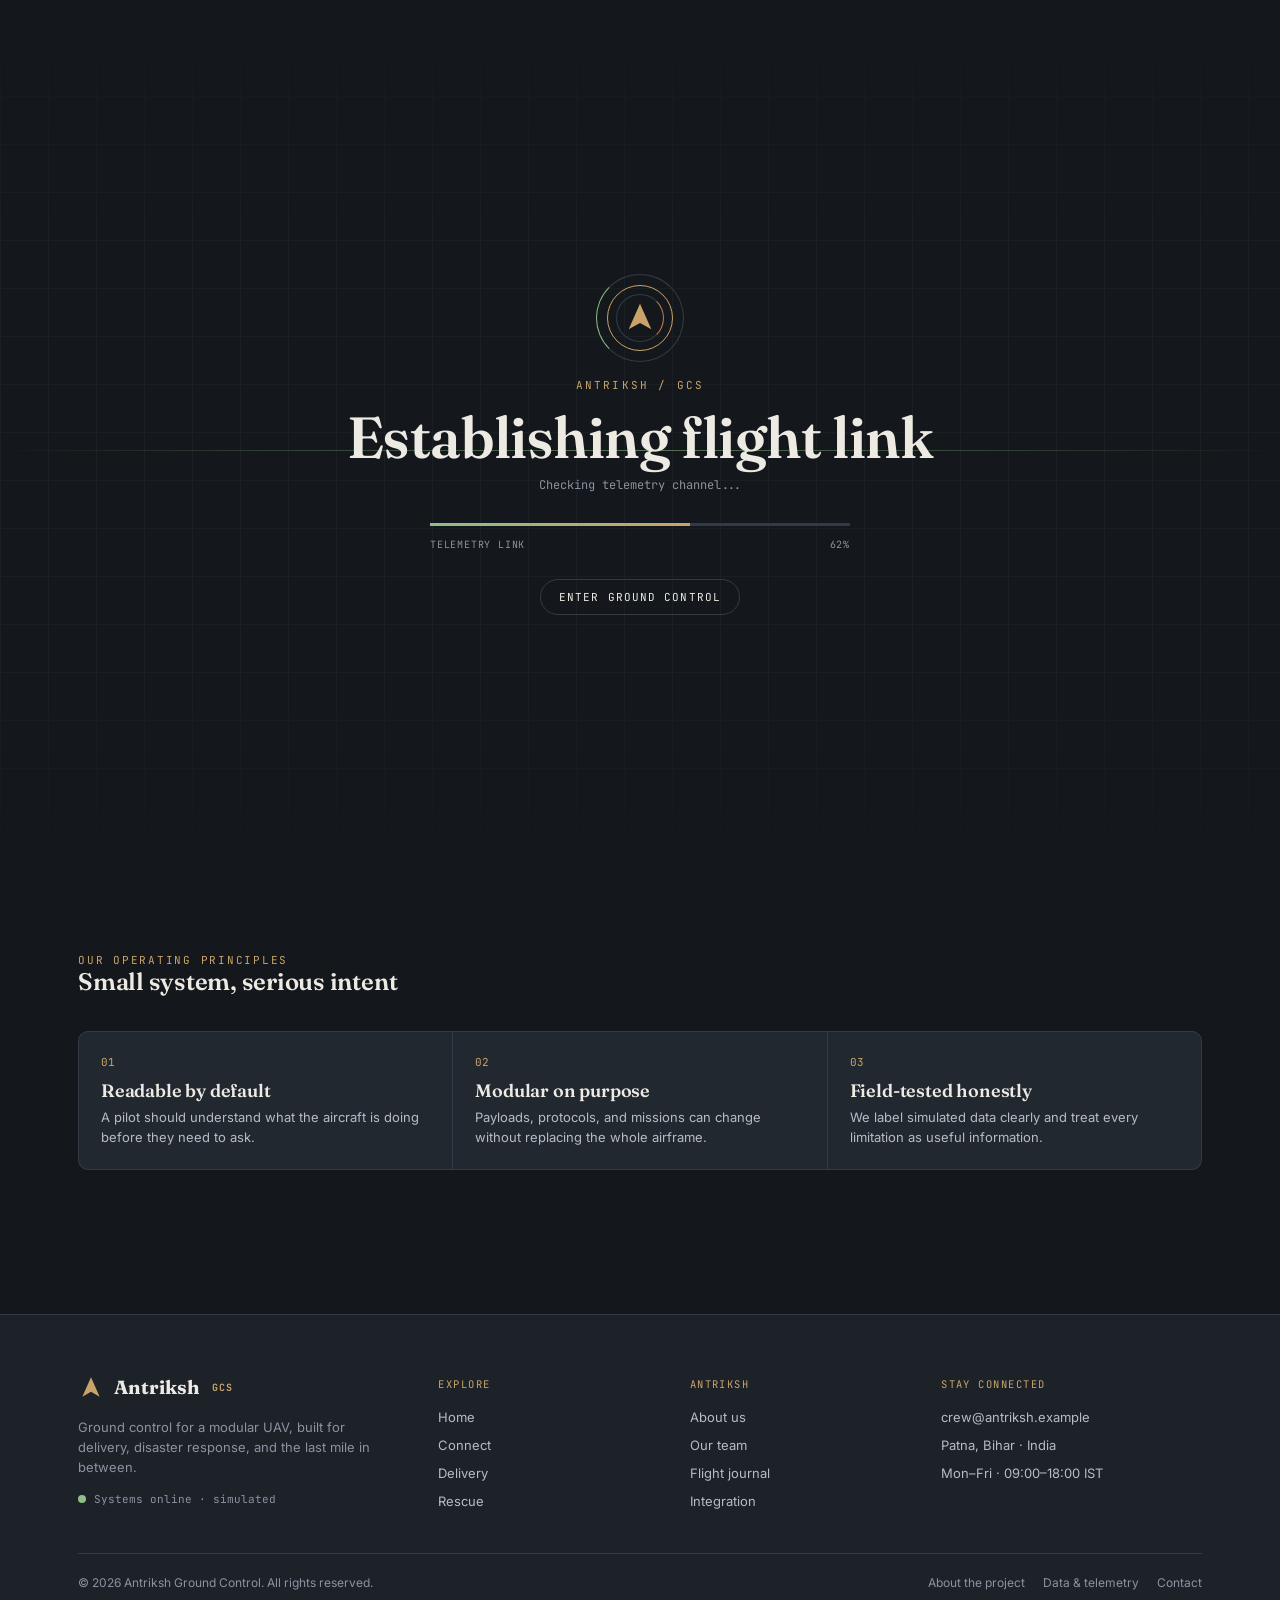
<file: about.html>
<!DOCTYPE html>
<html lang="en">
<head>
<meta charset="UTF-8">
<meta name="viewport" content="width=device-width, initial-scale=1.0">
<title>About — Antriksh</title>
<link rel="preconnect" href="https://fonts.googleapis.com">
<link href="https://fonts.googleapis.com/css2?family=Fraunces:opsz,wght@9..144,500;9..144,600;9..144,700&family=Inter:wght@400;500;600;700&family=JetBrains+Mono:wght@400;500&display=swap" rel="stylesheet">
<link rel="stylesheet" href="css/style.css">
<style>
  .about-hero{padding:76px 0 60px;display:grid;grid-template-columns:1.1fr .9fr;gap:60px;align-items:end}.about-hero h1{font-size:clamp(42px,6vw,72px);max-width:680px;margin:10px 0 18px}.about-hero p{font-size:17px;max-width:570px}.signal-panel{border-top:1px solid var(--brass);padding-top:16px}.signal-panel strong{display:block;color:var(--paper);font-family:var(--font-mono);font-size:12px;letter-spacing:.08em}.signal-panel p{font-size:13px;margin:8px 0 0;color:var(--slate)}
  .about-grid{display:grid;grid-template-columns:1fr 1fr;gap:22px}.about-panel{background:var(--panel);border:1px solid var(--panel-line);border-radius:var(--radius);padding:28px}.about-panel h2{font-size:28px;margin:10px 0 12px}.about-panel p{font-size:14px}.principles{display:grid;grid-template-columns:repeat(3,1fr);gap:1px;background:var(--panel-line);border:1px solid var(--panel-line);border-radius:var(--radius);overflow:hidden}.principle{background:var(--panel);padding:22px}.principle .num{font-family:var(--font-mono);color:var(--brass);font-size:11px}.principle h3{font-size:18px;margin:10px 0 7px}.principle p{font-size:13px;margin:0}.timeline{border-left:1px solid var(--panel-line);margin:8px 0 0 8px;padding-left:24px}.timeline-item{position:relative;margin-bottom:26px}.timeline-item:before{content:"";position:absolute;width:9px;height:9px;background:var(--moss-bright);border:3px solid var(--ink);border-radius:50%;left:-30px;top:6px}.timeline-item strong{display:block;font-family:var(--font-mono);color:var(--brass);font-size:11px}.timeline-item h3{font-size:18px;margin:5px 0}.timeline-item p{font-size:13px;margin:0}@media(max-width:850px){.about-hero,.about-grid{grid-template-columns:1fr}.principles{grid-template-columns:1fr}}
</style>
</head>
<body>
<nav class="topnav"><div class="wrap"><a class="brand" href="index.html"><svg class="brand-mark" viewBox="0 0 24 24" fill="none"><path d="M12 2 L20 20 L12 15.5 L4 20 Z" fill="#c9a36a"/></svg> Antriksh <span class="brand-sub">GCS</span></a><button class="navtoggle" aria-label="Menu">☰</button><div class="navlinks"><a href="index.html">Home</a><a href="connect.html">Connect</a><a href="delivery.html">Delivery</a><a href="rescue.html">Rescue</a><a href="integrate.html">Integration</a><a href="team.html">Team</a><a href="about.html" class="active">About</a><a href="blog.html">Blog</a></div></div></nav>
<main class="page-body">
<header class="wrap about-hero"><div><div class="eyebrow"><span class="dot live"></span> About Antriksh</div><h1>Useful flight, built close to the ground.</h1><p>Antriksh is a ground-control system for a modular UAV. We are making the distance between a good idea and a dependable mission smaller, one tested flight at a time.</p></div><div class="signal-panel"><strong>FIELD NOTE / 01</strong><p>The best airframe is the one a small team can understand, repair, and trust when conditions stop being ideal.</p></div></header>
<section class="section" style="padding-top:0"><div class="wrap"><div class="about-grid"><div class="about-panel"><div class="eyebrow">Why we started</div><h2>One aircraft. More ways to help.</h2><p>In delivery and disaster response, the last mile is often the hardest one. Roads disappear, information arrives late, and specialized hardware is expensive to keep ready. We are designing a modular platform that can carry a parcel today, share a location tomorrow, and keep improving between missions.</p><p style="margin-bottom:0">The console keeps the operator in the loop while giving autonomous systems room to grow. That balance is deliberate: useful now, more capable later.</p></div><div class="about-panel"><div class="eyebrow">How we work</div><h2>Build. Fly. Listen. Repair.</h2><div class="timeline"><div class="timeline-item"><strong>01 / PROTOTYPE</strong><h3>Start with the real constraint</h3><p>Every feature begins with a field problem, not a specification sheet.</p></div><div class="timeline-item"><strong>02 / TEST</strong><h3>Make the signal visible</h3><p>Telemetry, routes, battery, and failure states stay readable to the operator.</p></div><div class="timeline-item" style="margin-bottom:0"><strong>03 / RETURN</strong><h3>Bring the lesson home</h3><p>Each mission feeds the next revision of the hardware and the software.</p></div></div></div></div></div></section>
<section class="section" style="padding-top:0"><div class="wrap"><div class="section-head"><div class="eyebrow">Our operating principles</div><h2>Small system, serious intent</h2></div><div class="principles"><div class="principle"><div class="num">01</div><h3>Readable by default</h3><p>A pilot should understand what the aircraft is doing before they need to ask.</p></div><div class="principle"><div class="num">02</div><h3>Modular on purpose</h3><p>Payloads, protocols, and missions can change without replacing the whole airframe.</p></div><div class="principle"><div class="num">03</div><h3>Field-tested honestly</h3><p>We label simulated data clearly and treat every limitation as useful information.</p></div></div></div></section>
</main><footer><div class="wrap"><p>Antriksh Ground Control — built for a modular UAV, delivery and disaster response on one airframe.</p><p class="mono">Status: building in public</p></div></footer><script src="js/ui.js"></script>
</body></html>
</file>
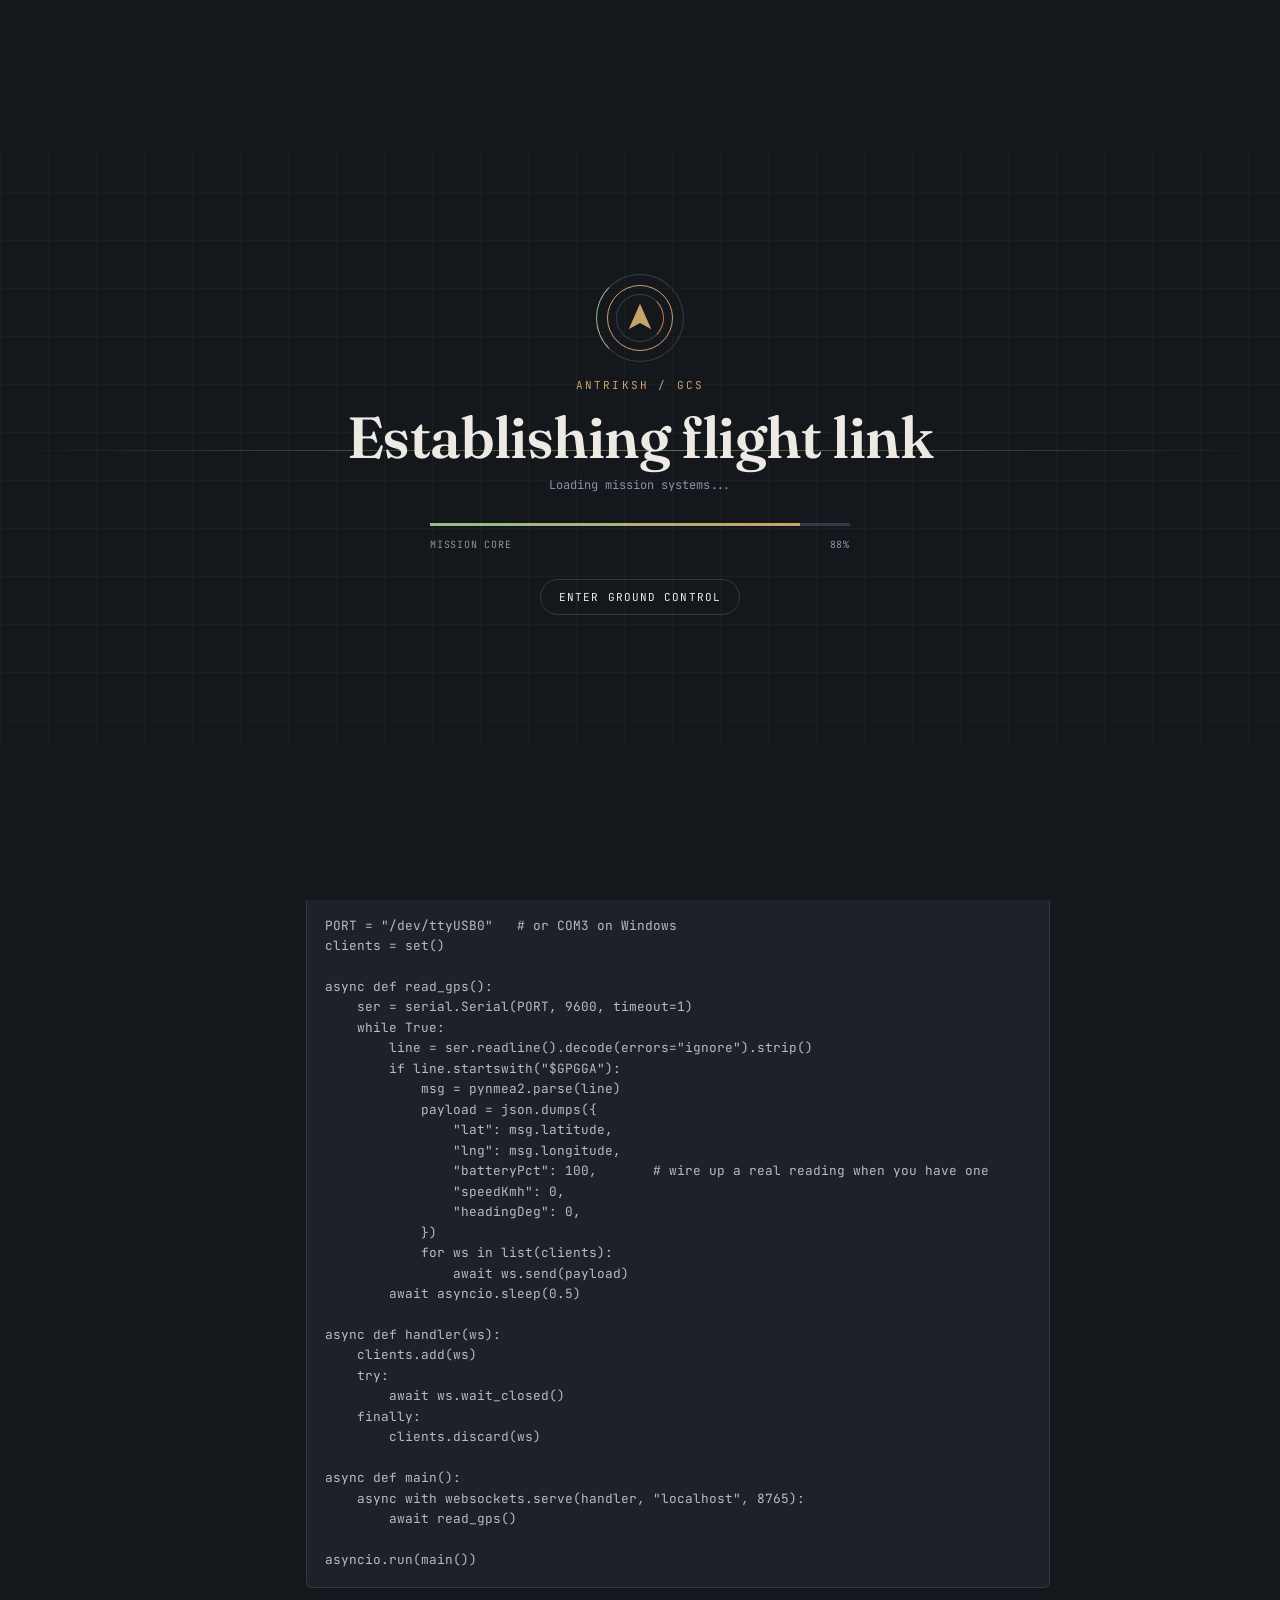
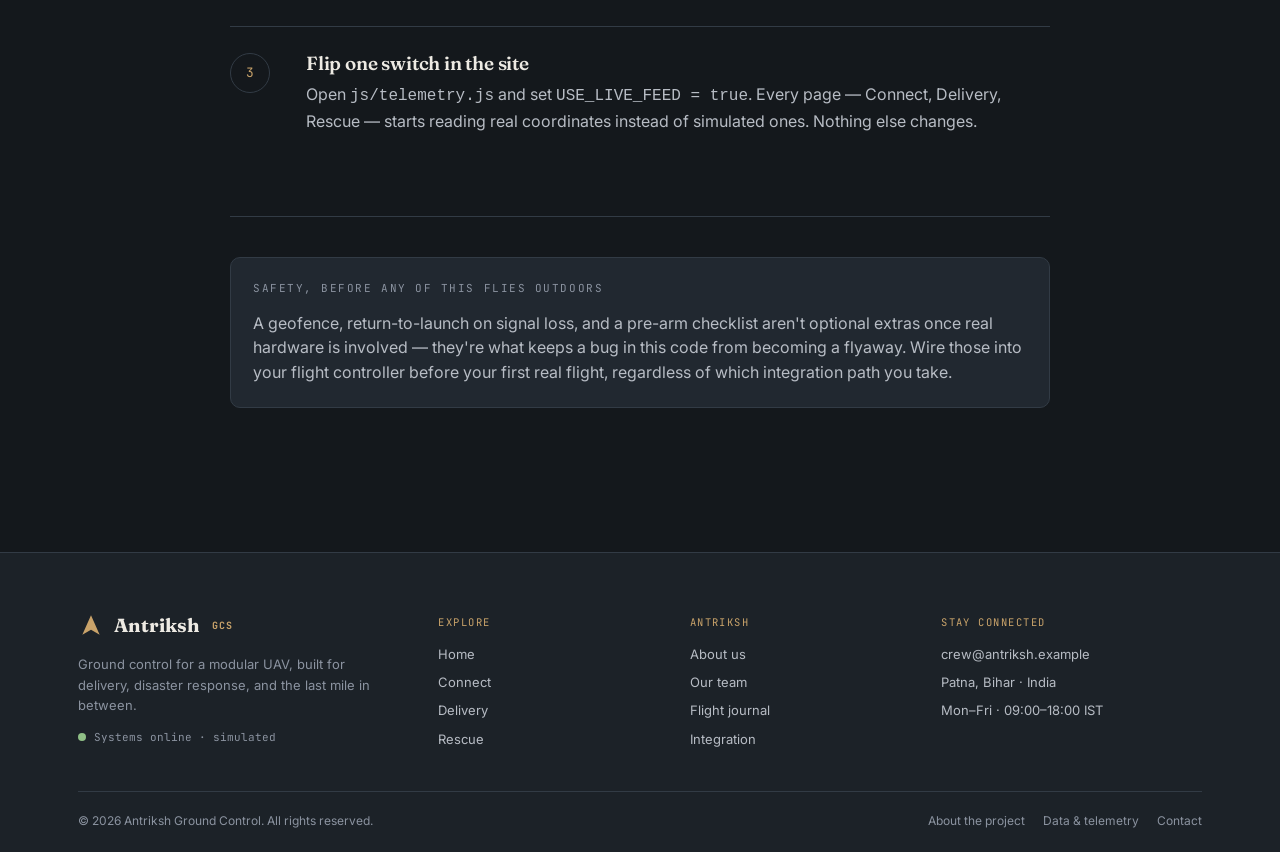
<file: integrate.html>
<!DOCTYPE html>
<html lang="en">
<head>
<meta charset="UTF-8">
<meta name="viewport" content="width=device-width, initial-scale=1.0">
<title>Integration guide — Antriksh</title>
<link href="https://fonts.googleapis.com/css2?family=Fraunces:opsz,wght@9..144,500;9..144,600;9..144,700&family=Inter:wght@400;500;600;700&family=JetBrains+Mono:wght@400;500&display=swap" rel="stylesheet">
<link rel="stylesheet" href="css/style.css">
<style>
  .steps{ counter-reset:step; }
  .step{ display:grid; grid-template-columns:56px 1fr; gap:20px; padding:26px 0; border-bottom:1px solid var(--panel-line); }
  .step:last-child{ border-bottom:none; }
  .step-num{
    counter-increment:step; font-family:var(--font-mono); font-size:13px; color:var(--brass);
    width:40px; height:40px; border:1px solid var(--panel-line); border-radius:50%;
    display:flex; align-items:center; justify-content:center; flex:none;
  }
  .step-num::before{ content: counter(step); }
  .step h3{ font-size:19px; margin-bottom:8px; }
  pre{
    background:var(--ink-soft); border:1px solid var(--panel-line); border-radius:var(--radius-sm);
    padding:16px 18px; overflow-x:auto; font-family:var(--font-mono); font-size:12.8px; color:var(--paper-dim);
    line-height:1.6;
  }
  .path-tabs{ display:flex; gap:8px; margin-bottom:22px; flex-wrap:wrap; }
  .path-tab{
    padding:8px 16px; border-radius:999px; border:1px solid var(--panel-line); background:transparent;
    color:var(--paper-dim); font-size:13px; cursor:pointer;
  }
  .path-tab.active{ background:var(--brass); color:var(--ink); border-color:var(--brass); font-weight:600; }
  .path-panel{ display:none; }
  .path-panel.active{ display:block; }
  .diagram{
    font-family:var(--font-mono); font-size:12.5px; color:var(--paper-dim); background:var(--ink-soft);
    border:1px solid var(--panel-line); border-radius:var(--radius); padding:20px; text-align:center;
    overflow-x:auto; white-space:pre; line-height:1.7; margin-bottom:24px;
  }
  .note{
    font-size:13px; background:rgba(201,163,106,.08); border:1px solid rgba(201,163,106,.35);
    color:var(--brass); padding:12px 14px; border-radius:var(--radius-sm); margin:18px 0;
  }
</style>
</head>
<body>

<nav class="topnav">
  <div class="wrap">
    <a class="brand" href="index.html">
      <svg class="brand-mark" viewBox="0 0 24 24" fill="none"><path d="M12 2 L20 20 L12 15.5 L4 20 Z" fill="#c9a36a"/></svg>
      Antriksh <span class="brand-sub">GCS</span>
    </a>
    <button class="navtoggle" aria-label="Menu">☰</button>
    <div class="navlinks">
      <a href="index.html">Home</a>
      <a href="connect.html">Connect</a>
      <a href="delivery.html">Delivery</a>
      <a href="rescue.html">Rescue</a>
      <a href="integrate.html" class="active">Integration</a>
      <a href="team.html">Team</a>
      <a href="about.html">About</a>
      <a href="blog.html">Blog</a>
    </div>
  </div>
</nav>

<main class="page-body">
  <div class="wrap section" style="padding-top:36px; max-width:820px;">
    <div class="eyebrow">Hardware integration</div>
    <h1 style="font-size:32px; margin:8px 0 14px;">Connecting your real GPS and UAV</h1>
    <p style="font-size:15.5px; max-width:640px;">Your GPS is currently breadboarded with no protocol locked in, and the airframe flies manually today with autonomous mode planned for later. Here's the path from where you are to a live site — you don't need to decide everything now, just the next step.</p>

    <div class="diagram">Breadboard GPS -&gt; microcontroller -&gt; bridge -&gt; WebSocket -&gt; this site
  (raw NMEA)      (Arduino / ESP32)    (parses)    (ws://...)     (telemetry.js)</div>

    <div class="path-tabs">
      <button class="path-tab active" data-path="p1">1. Laptop bridge (do this first)</button>
      <button class="path-tab" data-path="p2">2. ESP32 self-hosted</button>
      <button class="path-tab" data-path="p3">3. Real flight controller (later)</button>
    </div>

    <!-- PATH 1 -->
    <div class="path-panel active" id="p1">
      <p>This is the fastest way to get your breadboarded GPS talking to the site as-is, no new hardware needed. Your GPS module already outputs NMEA sentences over serial — you just need something reading that serial port and re-broadcasting it as JSON the site can consume.</p>
      <div class="steps">
        <div class="step">
          <div class="step-num"></div>
          <div>
            <h3>Wire the GPS to any microcontroller with USB</h3>
            <p>An Arduino Uno or ESP32 is enough — GPS TX to the board's RX pin, GND to GND, 3.3V/5V per your module's spec. If it's already breadboarded this way, you're set.</p>
          </div>
        </div>
        <div class="step">
          <div class="step-num"></div>
          <div>
            <h3>Run a small Python bridge on your laptop</h3>
            <p>It reads the serial port, parses the NMEA line, and re-broadcasts lat/lng/battery as JSON over a local WebSocket at <code>ws://localhost:8765</code>:</p>
            <pre>pip install pyserial pynmea2 websockets

# bridge.py
import asyncio, serial, pynmea2, websockets, json

PORT = "/dev/ttyUSB0"   # or COM3 on Windows
clients = set()

async def read_gps():
    ser = serial.Serial(PORT, 9600, timeout=1)
    while True:
        line = ser.readline().decode(errors="ignore").strip()
        if line.startswith("$GPGGA"):
            msg = pynmea2.parse(line)
            payload = json.dumps({
                "lat": msg.latitude,
                "lng": msg.longitude,
                "batteryPct": 100,       # wire up a real reading when you have one
                "speedKmh": 0,
                "headingDeg": 0,
            })
            for ws in list(clients):
                await ws.send(payload)
        await asyncio.sleep(0.5)

async def handler(ws):
    clients.add(ws)
    try:
        await ws.wait_closed()
    finally:
        clients.discard(ws)

async def main():
    async with websockets.serve(handler, "localhost", 8765):
        await read_gps()

asyncio.run(main())</pre>
          </div>
        </div>
        <div class="step">
          <div class="step-num"></div>
          <div>
            <h3>Flip one switch in the site</h3>
            <p>Open <code>js/telemetry.js</code> and set <code>USE_LIVE_FEED = true</code>. Every page — Connect, Delivery, Rescue — starts reading real coordinates instead of simulated ones. Nothing else changes.</p>
          </div>
        </div>
      </div>
    </div>

    <!-- PATH 2 -->
    <div class="path-panel" id="p2">
      <p>If your GPS ends up on an ESP32 (it has WiFi built in), you can skip the laptop entirely — the board parses its own NMEA data and serves it directly to your phone or laptop on the same network. Good once you want the site working away from your desk.</p>
      <div class="steps">
        <div class="step">
          <div class="step-num"></div>
          <div>
            <h3>Flash the ESP32 with a small web server</h3>
            <p>Using <code>TinyGPS++</code> to parse NMEA and <code>ESPAsyncWebServer</code> (or the built-in WebSockets library) to serve the same JSON shape as the laptop bridge above — <code>{lat, lng, batteryPct, speedKmh, headingDeg}</code>.</p>
          </div>
        </div>
        <div class="step">
          <div class="step-num"></div>
          <div>
            <h3>Point the site at the board's IP</h3>
            <p>In <code>js/telemetry.js</code>, set <code>WS_ENDPOINT</code> to the ESP32's address on your WiFi network (e.g. <code>ws://192.168.1.42:81</code>), then set <code>USE_LIVE_FEED = true</code>.</p>
          </div>
        </div>
      </div>
    </div>

    <!-- PATH 3 -->
    <div class="path-panel" id="p3">
      <p>You mentioned wanting both manual and automatic flight. Manual works today with no autopilot at all — the site just draws whatever path you click, and displays whatever position your GPS reports. Automatic waypoint flight is a separate step: it needs a flight controller that can actually steer to a coordinate, not just report one.</p>
      <div class="steps">
        <div class="step">
          <div class="step-num"></div>
          <div>
            <h3>Add a real autopilot when you're ready</h3>
            <p>ArduPilot or PX4 running on a Pixhawk-class board is the standard choice — it's what accepts a waypoint and actually flies to it, with the failsafes (geofence, return-to-launch on signal loss) that manual flight doesn't have.</p>
          </div>
        </div>
        <div class="step">
          <div class="step-num"></div>
          <div>
            <h3>Bridge MAVLink instead of raw NMEA</h3>
            <p>Tools like <code>mavsdk-server</code> expose the same kind of JSON-over-WebSocket feed as paths 1 and 2 — so <code>telemetry.js</code> doesn't need to change shape, only where <code>WS_ENDPOINT</code> points.</p>
          </div>
        </div>
      </div>
      <div class="note">Auto-routed waypoints only actually fly themselves once a real autopilot is in the loop. Until then, "automatic" on this site plans the route and shows you the numbers — you still fly it, or the human at the controls does.</div>
    </div>

    <div class="divider" style="margin:40px 0;"></div>
    <div class="panel">
      <div class="panel-title">Safety, before any of this flies outdoors</div>
      <p style="margin-bottom:0;">A geofence, return-to-launch on signal loss, and a pre-arm checklist aren't optional extras once real hardware is involved — they're what keeps a bug in this code from becoming a flyaway. Wire those into your flight controller before your first real flight, regardless of which integration path you take.</p>
    </div>
  </div>
</main>

<footer>
  <div class="wrap">
    <p>Antriksh Ground Control — Integration guide</p>
    <p class="mono">js/telemetry.js is the only file this guide touches</p>
  </div>
</footer>

<script src="js/ui.js"></script>
<script>
  document.querySelectorAll(".path-tab").forEach((tab) => {
    tab.addEventListener("click", () => {
      document.querySelectorAll(".path-tab").forEach((t) => t.classList.remove("active"));
      document.querySelectorAll(".path-panel").forEach((p) => p.classList.remove("active"));
      tab.classList.add("active");
      document.getElementById(tab.dataset.path).classList.add("active");
    });
  });
</script>
</body>
</html>
</file>
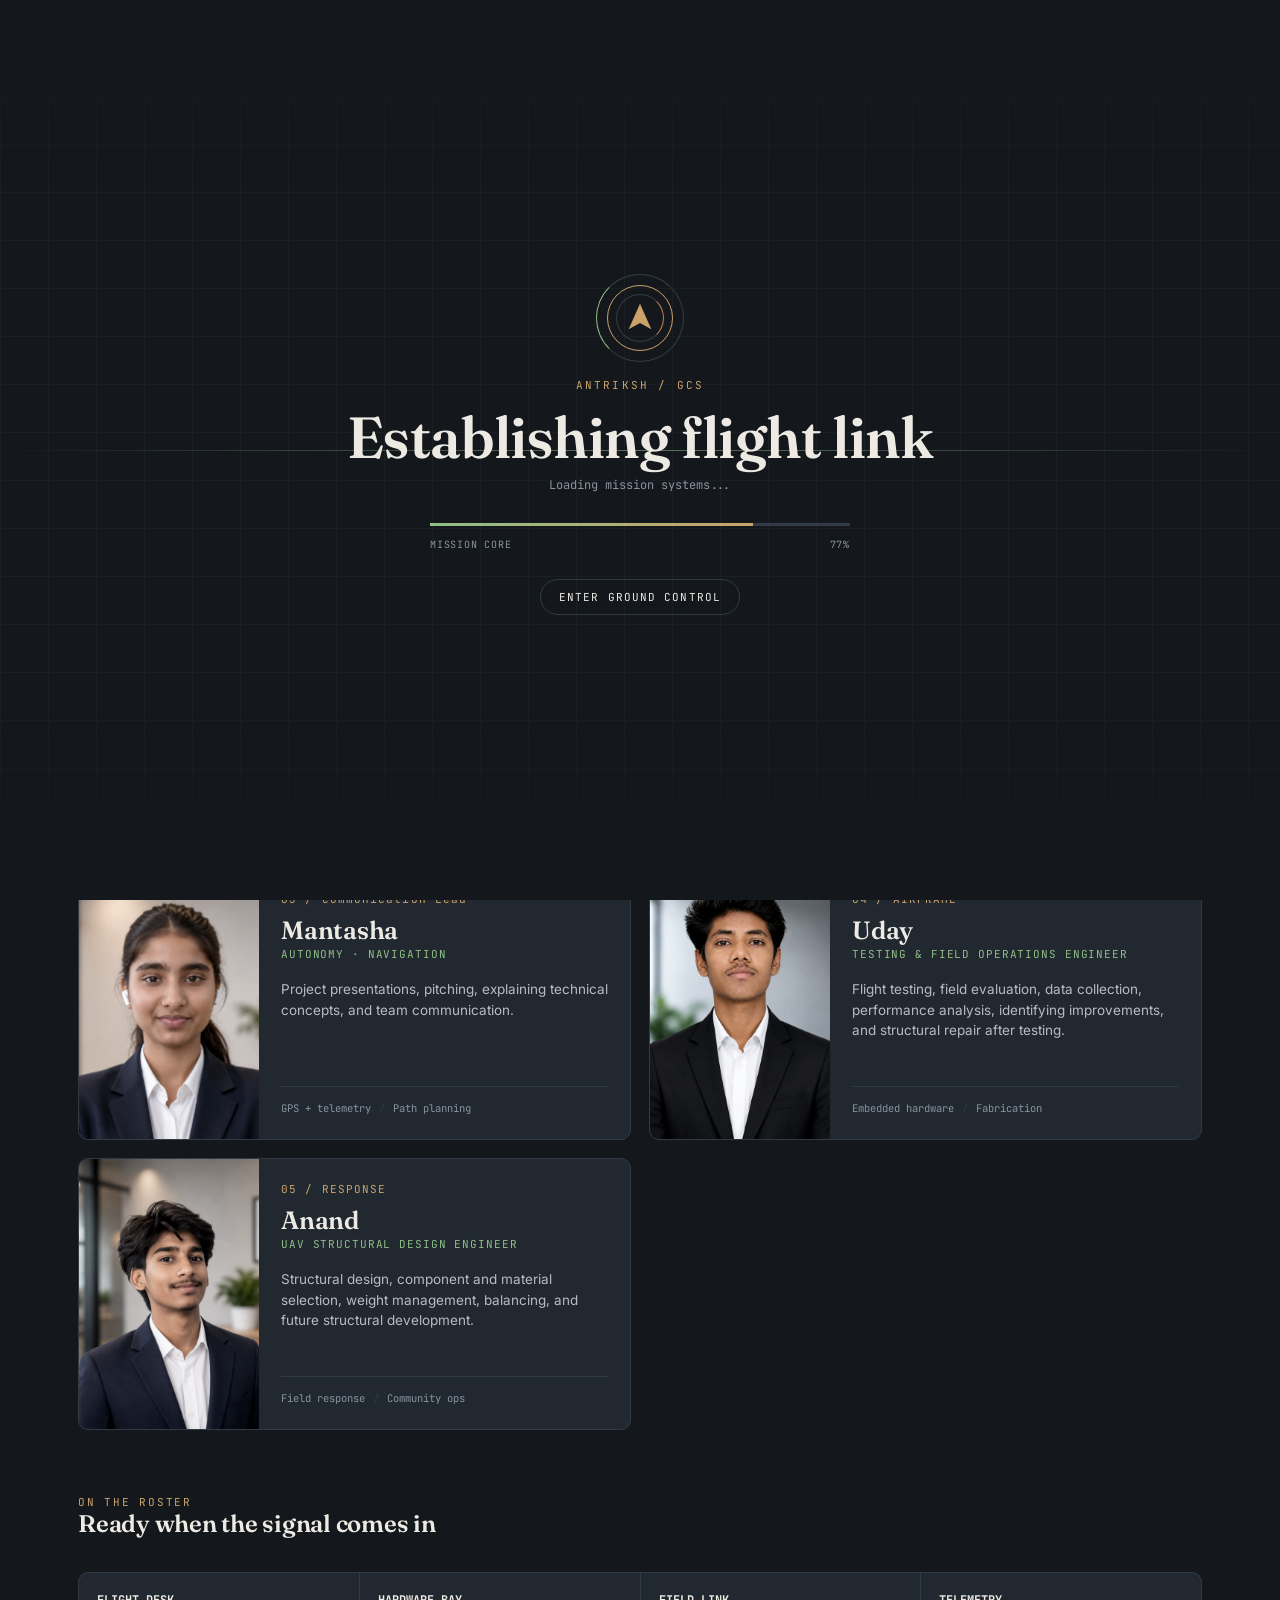
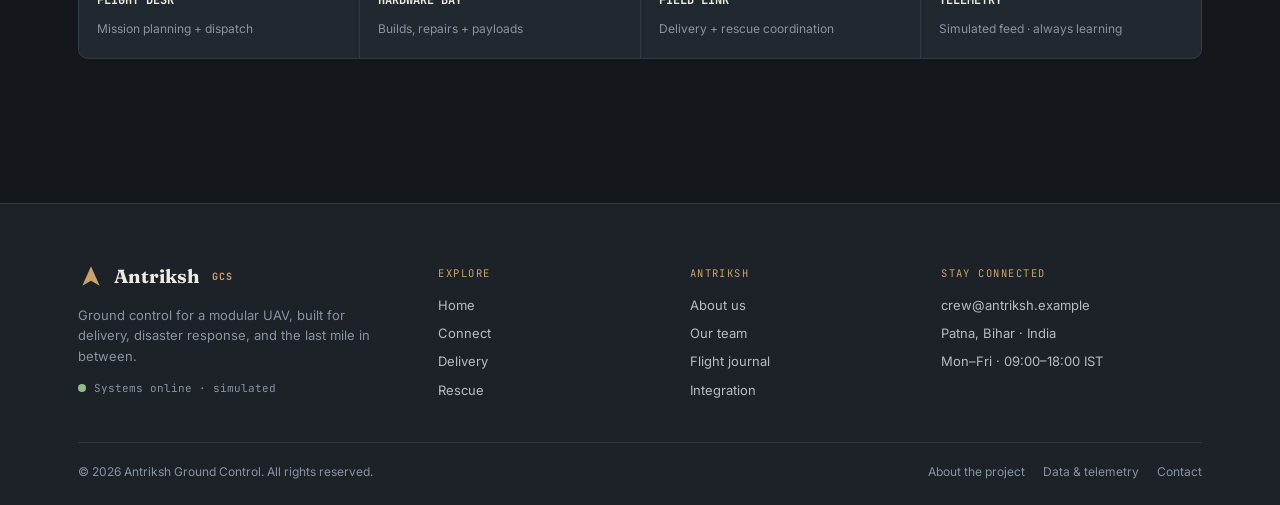
<file: team.html>
<!DOCTYPE html>
<html lang="en">
<head>
<meta charset="UTF-8">
<meta name="viewport" content="width=device-width, initial-scale=1.0">
<title>Team — Antriksh</title>
<link rel="preconnect" href="https://fonts.googleapis.com">
<link href="https://fonts.googleapis.com/css2?family=Fraunces:opsz,wght@9..144,500;9..144,600;9..144,700&family=Inter:wght@400;500;600;700&family=JetBrains+Mono:wght@400;500&display=swap" rel="stylesheet">
<link rel="stylesheet" href="css/style.css">
<style>
  .team-hero{padding:74px 0 52px;display:grid;grid-template-columns:1.05fr .95fr;gap:56px;align-items:end}.team-hero h1{font-size:clamp(42px,6vw,72px);max-width:650px;margin:10px 0 18px}.team-hero p{max-width:570px;font-size:17px}.crew-note{border-left:2px solid var(--brass);padding:8px 0 8px 18px}.crew-note strong{display:block;font-family:var(--font-mono);color:var(--paper);font-size:13px;margin-bottom:5px}.crew-note span{display:block;color:var(--slate);font-size:13px}
  .team-grid{display:grid;grid-template-columns:repeat(2,1fr);gap:18px}.member{background:var(--panel);border:1px solid var(--panel-line);border-radius:var(--radius);overflow:hidden;display:grid;grid-template-columns:180px 1fr;min-height:270px;transition:border-color .2s var(--ease),transform .2s var(--ease)}.member:hover{border-color:var(--brass);transform:translateY(-3px)}.member-photo{width:100%;height:100%;min-height:270px;object-fit:cover;filter:saturate(.7) contrast(1.05)}.member-info{padding:22px;display:flex;flex-direction:column}.member-index{font-family:var(--font-mono);color:var(--brass);font-size:11px;letter-spacing:.1em}.member h2{font-size:25px;margin:9px 0 2px}.member-role{color:var(--moss-bright);font-family:var(--font-mono);font-size:11px;text-transform:uppercase;letter-spacing:.08em}.member p{font-size:13.5px;margin:16px 0}.member-meta{margin-top:auto;padding-top:13px;border-top:1px solid var(--panel-line);display:flex;gap:8px;flex-wrap:wrap}.member-meta span{color:var(--slate);font-family:var(--font-mono);font-size:10.5px}.member-meta span+span:before{content:"/";color:var(--panel-line);margin-right:8px}
  .roster{display:grid;grid-template-columns:repeat(4,1fr);border:1px solid var(--panel-line);background:var(--panel-line);gap:1px;border-radius:var(--radius);overflow:hidden}.roster-item{background:var(--panel);padding:18px}.roster-item strong{display:block;color:var(--paper);font-family:var(--font-mono);font-size:12px;margin-bottom:5px}.roster-item span{color:var(--slate);font-size:12px}@media(max-width:960px){.team-hero{grid-template-columns:1fr;gap:22px}.team-grid{grid-template-columns:1fr}}@media(max-width:600px){.member{grid-template-columns:110px 1fr;min-height:240px}.member-photo{min-height:240px}.member-info{padding:17px}.member h2{font-size:21px}.roster{grid-template-columns:1fr 1fr}}
</style>
</head>
<body>
<nav class="topnav"><div class="wrap"><a class="brand" href="index.html"><svg class="brand-mark" viewBox="0 0 24 24" fill="none"><path d="M12 2 L20 20 L12 15.5 L4 20 Z" fill="#c9a36a"/></svg> Antriksh <span class="brand-sub">GCS</span></a><button class="navtoggle" aria-label="Menu">☰</button><div class="navlinks"><a href="index.html">Home</a><a href="connect.html">Connect</a><a href="delivery.html">Delivery</a><a href="rescue.html">Rescue</a><a href="integrate.html">Integration</a><a href="team.html" class="active">Team</a><a href="about.html">About</a><a href="blog.html">Blog</a></div></div></nav>
<main class="page-body"><header class="wrap team-hero"><div><div class="eyebrow"><span class="dot live"></span> Antriksh flight crew</div><h1>The people behind the airframe.</h1><p>We are a small field team building one dependable UAV system for the ordinary missions and the difficult ones: moving what matters, finding who needs help, and learning from every flight.</p></div><div class="crew-note"><strong>BASE / PATNA, INDIA</strong><span>Five disciplines. One shared flight log. On call for the next mission.</span></div></header>
<section class="section" style="padding-top:0"><div class="wrap"><div class="section-head"><div class="eyebrow">The crew</div><h2>Different instruments, one mission</h2></div><div class="team-grid">
<article class="member"><img class="member-photo" src="image_of_adi.png" alt="Portrait of Adi" loading="lazy"><div class="member-info"><div class="member-index">01 / COMMAND</div><h2>Aditya</h2><div class="member-role"> Team Leader & Systems Architect</div><p>Overall project ideation, system architecture, planning, team coordination, and integration of all team members' work.</p><div class="member-meta"><span>UAV systems</span><span>Mission ops</span></div></div></article>
<article class="member"><img class="member-photo" src="image_of_ankit.png" alt="Portrait of Ankit" loading="lazy"><div class="member-info"><div class="member-index">02 / MANAGER</div><h2>Ankit Kumar</h2><div class="member-role">. Software & Web Developer</div><p>Software development, website development, digital systems, and technical documentation.</p><div class="member-meta"><span>UAV systems</span><span>Mission ops</span></div></div></article>
<article class="member"><img class="member-photo" src="image_of_mantasha.png" alt="Portrait of mantasha" loading="lazy"><div class="member-info"><div class="member-index">03 / Communication Lead</div><h2>Mantasha</h2><div class="member-role">Autonomy · Navigation</div><p>Project presentations, pitching, explaining technical concepts, and team communication.</p><div class="member-meta"><span>GPS + telemetry</span><span>Path planning</span></div></div></article>
<article class="member"><img class="member-photo" src="image_of_uday.jpeg" alt="Portrait of Uday" loading="lazy"><div class="member-info"><div class="member-index">04 / AIRFRAME</div><h2>Uday</h2><div class="member-role">Testing & Field Operations Engineer</div><p>Flight testing, field evaluation, data collection, performance analysis, identifying improvements, and structural repair after testing.</p><div class="member-meta"><span>Embedded hardware</span><span>Fabrication</span></div></div></article>
<article class="member"><img class="member-photo" src="image_of_anand.png" alt="Portrait of Anand" loading="lazy"><div class="member-info"><div class="member-index">05 / RESPONSE</div><h2>Anand</h2><div class="member-role">UAV Structural Design Engineer</div><p>Structural design, component and material selection, weight management, balancing, and future structural development. </p><div class="member-meta"><span>Field response</span><span>Community ops</span></div></div></article>
</div></div></section><section class="section" style="padding-top:0"><div class="wrap"><div class="section-head"><div class="eyebrow">On the roster</div><h2>Ready when the signal comes in</h2></div><div class="roster"><div class="roster-item"><strong>FLIGHT DESK</strong><span>Mission planning + dispatch</span></div><div class="roster-item"><strong>HARDWARE BAY</strong><span>Builds, repairs + payloads</span></div><div class="roster-item"><strong>FIELD LINK</strong><span>Delivery + rescue coordination</span></div><div class="roster-item"><strong>TELEMETRY</strong><span>Simulated feed · always learning</span></div></div></div></section></main>
<footer><div class="wrap"><p>Antriksh Ground Control — built for a modular UAV, delivery and disaster response on one airframe.</p><p class="mono">Crew status: on call</p></div></footer><script src="js/ui.js"></script>
</body></html>
</file>
<file: css/style.css>
/* ============================================================
   ANTRIKSH — design system
   Palette: field-instrument, not sci-fi. Moss/clay ground the
   brand; brass + amber mark live/attention states; telemetry
   is always set in mono, like a real GCS readout.
   ============================================================ */

:root{
  --ink:        #14181c;
  --ink-soft:   #1c2228;
  --panel:      #212830;
  --panel-line: #323b45;
  --paper:      #edeae3;
  --paper-dim:  #b7bcc4;
  --slate:      #8b93a0;
  --moss:       #6f8f6a;
  --moss-bright:#8fbf86;
  --clay:       #c17a52;
  --brass:      #c9a36a;
  --amber:      #e8a33d;
  --danger:     #cf6157;

  --font-display: "Fraunces", "Iowan Old Style", serif;
  --font-body:    "Inter", -apple-system, BlinkMacSystemFont, sans-serif;
  --font-mono:    "JetBrains Mono", "SF Mono", Menlo, monospace;

  --radius: 10px;
  --radius-sm: 6px;
  --ease: cubic-bezier(.22,.68,0,1);
}

*,*::before,*::after{ box-sizing:border-box; }
html,body{ overflow-x:hidden; }
html{ scroll-behavior:smooth; }
body{
  margin:0;
  background:var(--ink);
  color:var(--paper);
  font-family:var(--font-body);
  font-size:16px;
  line-height:1.55;
  -webkit-font-smoothing:antialiased;
}
h1,h2,h3,h4{
  font-family:var(--font-display);
  font-weight:600;
  line-height:1.08;
  margin:0 0 .4em;
  letter-spacing:-.01em;
}
p{ margin:0 0 1em; color:var(--paper-dim); }
a{ color:inherit; }
.mono{ font-family:var(--font-mono); }

/* ---------- flight boot screen ---------- */
.boot-screen{
  position:fixed; inset:0; z-index:2000; display:grid; place-items:center;
  overflow:hidden; background:var(--ink); color:var(--paper);
  transition:opacity .65s var(--ease), visibility .65s;
}
.boot-screen.done{ opacity:0; visibility:hidden; pointer-events:none; }
.boot-screen::before{
  content:""; position:absolute; inset:0; opacity:.2;
  background-image:linear-gradient(var(--panel-line) 1px,transparent 1px),linear-gradient(90deg,var(--panel-line) 1px,transparent 1px);
  background-size:48px 48px; mask-image:linear-gradient(to bottom,transparent,#000 25%,#000 75%,transparent);
}
.boot-screen::after{
  content:""; position:absolute; left:0; right:0; top:var(--boot-y,50%); height:1px;
  background:linear-gradient(90deg,transparent,var(--moss-bright),transparent); opacity:.55;
}
.boot-inner{ position:relative; z-index:1; width:min(620px,calc(100% - 40px)); text-align:center; }
.boot-mark{ width:66px; height:66px; margin:0 auto 26px; display:grid; place-items:center; border:1px solid var(--brass); border-radius:50%; position:relative; }
.boot-mark::before,.boot-mark::after{ content:""; position:absolute; border:1px solid var(--panel-line); border-radius:50%; }
.boot-mark::before{ inset:-12px; border-left-color:var(--moss-bright); animation:bootSpin 4s linear infinite; }
.boot-mark::after{ inset:8px; border-right-color:var(--clay); animation:bootSpin 2.5s linear infinite reverse; }
.boot-mark svg{ width:34px; height:34px; position:relative; z-index:1; }
.boot-kicker{ font-family:var(--font-mono); font-size:11px; letter-spacing:.2em; color:var(--brass); text-transform:uppercase; }
.boot-title{ font-size:clamp(32px,7vw,58px); margin:12px 0 8px; }
.boot-copy{ color:var(--slate); font-family:var(--font-mono); font-size:12px; min-height:19px; }
.boot-meter{ height:3px; background:var(--panel-line); margin:28px auto 12px; max-width:420px; overflow:hidden; }
.boot-meter-fill{ width:0; height:100%; background:linear-gradient(90deg,var(--moss-bright),var(--brass)); transition:width .25s linear; }
.boot-readout{ display:flex; justify-content:space-between; max-width:420px; margin:0 auto; color:var(--slate); font:10px var(--font-mono); letter-spacing:.08em; text-transform:uppercase; }
.boot-enter{ margin-top:28px; background:transparent; border:1px solid var(--panel-line); color:var(--paper); border-radius:999px; padding:10px 18px; font:11px var(--font-mono); letter-spacing:.1em; text-transform:uppercase; cursor:pointer; transition:all .2s var(--ease); }
.boot-enter:hover{ border-color:var(--brass); color:var(--brass); transform:translateY(-2px); }
@keyframes bootSpin{ to{ transform:rotate(360deg); } }

@media (prefers-reduced-motion: reduce){
  *{ animation-duration:.001ms !important; transition-duration:.001ms !important; }
}

/* ---------- layout shells ---------- */
.wrap{ width:100%; max-width:1180px; margin:0 auto; padding:0 28px; }
.page-body{ padding-top:76px; }

/* ---------- top nav ---------- */
.topnav{
  position:fixed; top:0; left:0; right:0; z-index:100;
  background:rgba(20,24,28,.86);
  backdrop-filter:blur(10px);
  border-bottom:1px solid var(--panel-line);
}
.topnav .wrap{
  height:64px; display:flex; align-items:center; justify-content:space-between;
}
.brand{
  display:flex; align-items:center; gap:10px;
  font-family:var(--font-display); font-weight:700; font-size:19px;
  text-decoration:none; color:var(--paper);
}
.brand-mark{
  width:26px; height:26px; flex:none;
}
.brand-sub{
  font-family:var(--font-mono); font-size:10px; letter-spacing:.12em;
  color:var(--brass); text-transform:uppercase; margin-left:2px;
}
.navlinks{ display:flex; gap:6px; align-items:center; }
.navlinks a{
  font-size:14px; text-decoration:none; color:var(--paper-dim);
  padding:8px 14px; border-radius:999px; transition:all .18s var(--ease);
}
.navlinks a:hover{ color:var(--paper); background:var(--panel); }
.navlinks a.active{ color:var(--ink); background:var(--brass); }
.navlinks a.cta{
  color:var(--ink); background:var(--moss-bright); font-weight:600;
}
.navlinks a.cta:hover{ background:var(--brass); }
.navtoggle{ display:none; }

@media (max-width:860px){
  .navlinks{
    position:fixed; inset:64px 0 auto 0; flex-direction:column; align-items:stretch;
    background:var(--ink-soft); border-bottom:1px solid var(--panel-line);
    padding:10px 16px 16px; gap:2px; transform:translateY(-8px); opacity:0;
    pointer-events:none; transition:all .2s var(--ease);
  }
  .navlinks.open{ transform:translateY(0); opacity:1; pointer-events:auto; }
  .navlinks a{ padding:12px 14px; }
  .navtoggle{
    display:flex; width:36px; height:36px; border-radius:8px; border:1px solid var(--panel-line);
    background:transparent; color:var(--paper); align-items:center; justify-content:center; cursor:pointer;
  }
}

/* ---------- buttons ---------- */
.btn{
  display:inline-flex; align-items:center; justify-content:center; gap:8px;
  font-family:var(--font-body); font-weight:600; font-size:14.5px;
  padding:12px 22px; border-radius:999px; border:1px solid transparent;
  cursor:pointer; transition:all .18s var(--ease); text-decoration:none;
}
.btn-primary{ background:var(--moss-bright); color:var(--ink); }
.btn-primary:hover{ background:var(--brass); transform:translateY(-1px); }
.btn-ghost{ background:transparent; border-color:var(--panel-line); color:var(--paper); }
.btn-ghost:hover{ border-color:var(--brass); color:var(--brass); }
.btn-danger{ background:transparent; border-color:var(--danger); color:var(--danger); }
.btn-danger:hover{ background:var(--danger); color:var(--ink); }
.btn:disabled{ opacity:.4; cursor:not-allowed; transform:none !important; }
.btn-block{ width:100%; }

/* ---------- cards / panels ---------- */
.panel{
  background:var(--panel); border:1px solid var(--panel-line);
  border-radius:var(--radius); padding:22px;
}
.panel-title{
  font-family:var(--font-mono); font-size:11px; letter-spacing:.14em;
  text-transform:uppercase; color:var(--slate); margin-bottom:14px;
  display:flex; align-items:center; gap:8px;
}
.eyebrow{
  font-family:var(--font-mono); font-size:11px; letter-spacing:.16em;
  text-transform:uppercase; color:var(--brass); display:flex; align-items:center; gap:8px;
}

/* ---------- form fields ---------- */
.field{ margin-bottom:16px; }
.field label{
  display:block; font-size:12.5px; color:var(--slate); margin-bottom:6px;
  font-family:var(--font-mono); letter-spacing:.03em;
}
.field input, .field select{
  width:100%; background:var(--ink-soft); border:1px solid var(--panel-line);
  color:var(--paper); padding:11px 13px; border-radius:var(--radius-sm);
  font-family:var(--font-mono); font-size:14.5px; outline:none;
  transition:border-color .15s var(--ease);
}
.field input:focus, .field select:focus{ border-color:var(--brass); }
.field input::placeholder{ color:#5b636e; }
.field-row{ display:grid; grid-template-columns:1fr 1fr; gap:14px; }
@media (max-width:600px){ .field-row{ grid-template-columns:1fr; } }

/* ---------- status / live indicators ---------- */
.dot{
  width:8px; height:8px; border-radius:50%; display:inline-block; flex:none;
  background:var(--slate);
}
.dot.live{ background:var(--moss-bright); box-shadow:0 0 0 0 rgba(143,191,134,.6); animation:pulse 1.8s infinite; }
.dot.warn{ background:var(--amber); }
.dot.off{ background:var(--slate); }
@keyframes pulse{
  0%{ box-shadow:0 0 0 0 rgba(143,191,134,.5); }
  70%{ box-shadow:0 0 0 8px rgba(143,191,134,0); }
  100%{ box-shadow:0 0 0 0 rgba(143,191,134,0); }
}
.status-line{ display:flex; align-items:center; gap:8px; font-family:var(--font-mono); font-size:13px; color:var(--paper-dim); }
.badge{
  font-family:var(--font-mono); font-size:10.5px; letter-spacing:.08em; text-transform:uppercase;
  padding:3px 9px; border-radius:999px; border:1px solid var(--panel-line); color:var(--slate);
}
.badge.sim{ color:var(--amber); border-color:var(--amber); }
.badge.live{ color:var(--moss-bright); border-color:var(--moss-bright); }

/* ---------- telemetry stat grid ---------- */
.stat-grid{ display:grid; grid-template-columns:repeat(4,1fr); gap:1px; background:var(--panel-line); border:1px solid var(--panel-line); border-radius:var(--radius); overflow:hidden; }
.stat{ background:var(--panel); padding:16px 14px; }
.stat-label{ font-family:var(--font-mono); font-size:10.5px; letter-spacing:.1em; text-transform:uppercase; color:var(--slate); margin-bottom:6px; }
.stat-value{ font-family:var(--font-mono); font-size:22px; color:var(--paper); }
.stat-value small{ font-size:12px; color:var(--slate); margin-left:3px; }
@media (max-width:760px){ .stat-grid{ grid-template-columns:repeat(2,1fr); } }

/* ---------- address autocomplete ---------- */
.ac-wrap{ position:relative; }
.ac-list{
  position:absolute; left:0; right:0; top:calc(100% + 6px); z-index:600;
  background:var(--panel); border:1px solid var(--panel-line); border-radius:var(--radius-sm);
  overflow:hidden; max-height:260px; overflow-y:auto; box-shadow:0 12px 30px rgba(0,0,0,.35);
  opacity:0; transform:translateY(-4px); pointer-events:none; transition:all .14s var(--ease);
}
.ac-list.open{ opacity:1; transform:translateY(0); pointer-events:auto; }
.ac-item{
  display:flex; align-items:center; gap:10px; padding:10px 13px; cursor:pointer;
  font-size:13.5px; color:var(--paper-dim); border-bottom:1px solid var(--panel-line);
}
.ac-item:last-child{ border-bottom:none; }
.ac-item.active, .ac-item:hover{ background:var(--ink-soft); color:var(--paper); }
.ac-icon{ font-size:11px; color:var(--brass); flex:none; }
.ac-label{ line-height:1.35; }

/* ---------- map ---------- */
.map-shell{
  position:relative; border-radius:var(--radius); overflow:hidden; border:1px solid var(--panel-line);
  height:440px; background:var(--ink-soft);
}
.map-shell #map{ height:100%; width:100%; }
.map-overlay-top{
  position:absolute; top:12px; left:12px; right:12px; z-index:500;
  display:flex; justify-content:space-between; gap:10px; pointer-events:none;
}
.map-chip{
  pointer-events:auto; background:rgba(20,24,28,.9); border:1px solid var(--panel-line);
  border-radius:999px; padding:7px 14px; font-family:var(--font-mono); font-size:12px;
  display:flex; align-items:center; gap:7px; color:var(--paper-dim);
}
.leaflet-container{ background:var(--ink-soft) !important; font-family:var(--font-body) !important; }

/* ---------- footer ---------- */
footer{ border-top:1px solid var(--panel-line); padding:58px 0 24px; margin-top:80px; background:var(--ink-soft); }
.footer-grid{ display:grid; grid-template-columns:1.5fr 1fr 1fr 1.2fr; gap:34px; padding-bottom:42px; }
.footer-brand{ display:inline-flex; margin-bottom:14px; }
.footer-intro{ max-width:300px; font-size:13px; color:var(--slate); }
.footer-heading{ margin:3px 0 14px; font-family:var(--font-mono); font-size:10.5px; letter-spacing:.14em; text-transform:uppercase; color:var(--brass); }
.footer-links{ display:flex; flex-direction:column; align-items:flex-start; gap:8px; }
.footer-links a{ color:var(--paper-dim); font-size:13px; text-decoration:none; transition:color .18s var(--ease); }
.footer-links a:hover{ color:var(--moss-bright); }
.footer-contact{ display:flex; flex-direction:column; gap:8px; }
.footer-contact a,.footer-contact span{ color:var(--paper-dim); font-size:13px; text-decoration:none; }
.footer-contact a:hover{ color:var(--moss-bright); }
.footer-status{ display:flex; align-items:center; gap:8px; margin-top:15px; font:11px var(--font-mono); color:var(--slate); }
.footer-bottom{ border-top:1px solid var(--panel-line); padding-top:20px; display:flex; justify-content:space-between; align-items:center; gap:18px; flex-wrap:wrap; }
.footer-bottom p{ margin:0; font-size:12px; color:var(--slate); }
.footer-legal{ display:flex; gap:18px; flex-wrap:wrap; }
.footer-legal a{ color:var(--slate); font-size:12px; text-decoration:none; }
.footer-legal a:hover{ color:var(--paper); }

/* ---------- utility ---------- */
.section{ padding:64px 0; }
.section-head{ max-width:640px; margin-bottom:36px; }
.grid-2{ display:grid; grid-template-columns:1fr 1fr; gap:22px; }
.grid-3{ display:grid; grid-template-columns:repeat(3,1fr); gap:18px; }
.grid-2 > *, .grid-3 > *, .layout > *, .dash-top > *, .detail-grid > *,
.team-grid > *, .about-grid > *, .featured > *, .post-grid > *{ min-width:0; }
@media (max-width:860px){ .grid-2,.grid-3{ grid-template-columns:1fr; } }
.hidden{ display:none !important; }
.spacer-sm{ height:14px; }
.divider{ height:1px; background:var(--panel-line); margin:22px 0; border:none; }
.hint{ font-size:12.5px; color:var(--slate); margin-top:6px; }
.error-text{ font-size:12.5px; color:var(--danger); margin-top:6px; display:none; }
.toast{
  position:fixed; bottom:24px; left:50%; transform:translateX(-50%) translateY(20px);
  background:var(--panel); border:1px solid var(--brass); color:var(--paper);
  padding:12px 20px; border-radius:999px; font-family:var(--font-mono); font-size:13px;
  opacity:0; pointer-events:none; transition:all .3s var(--ease); z-index:1000;
}
.toast.show{ opacity:1; transform:translateX(-50%) translateY(0); }

@media (max-width:600px){
  .wrap{ padding-left:18px; padding-right:18px; }
  .page-body{ padding-top:68px; }
  .section{ padding-top:46px; padding-bottom:46px; }
  .section-head{ margin-bottom:24px; }
  .section-head h2{ font-size:30px; }
  .btn{ max-width:100%; padding:11px 16px; }
  .field input,.field select{ min-width:0; }
  .map-shell{ height:clamp(300px,75vw,440px); }
  .map-overlay-top{ flex-wrap:wrap; }
  .map-chip{ font-size:10.5px; padding:6px 10px; }
  footer{ margin-top:52px; padding:42px 0 22px; }
  .footer-grid{ grid-template-columns:1fr 1fr; gap:30px 20px; padding-bottom:32px; }
  .footer-intro{ max-width:none; }
  .footer-bottom{ align-items:flex-start; flex-direction:column; gap:12px; }
}

@media (max-width:420px){
  .footer-grid{ grid-template-columns:1fr; gap:24px; }
}
</file>
